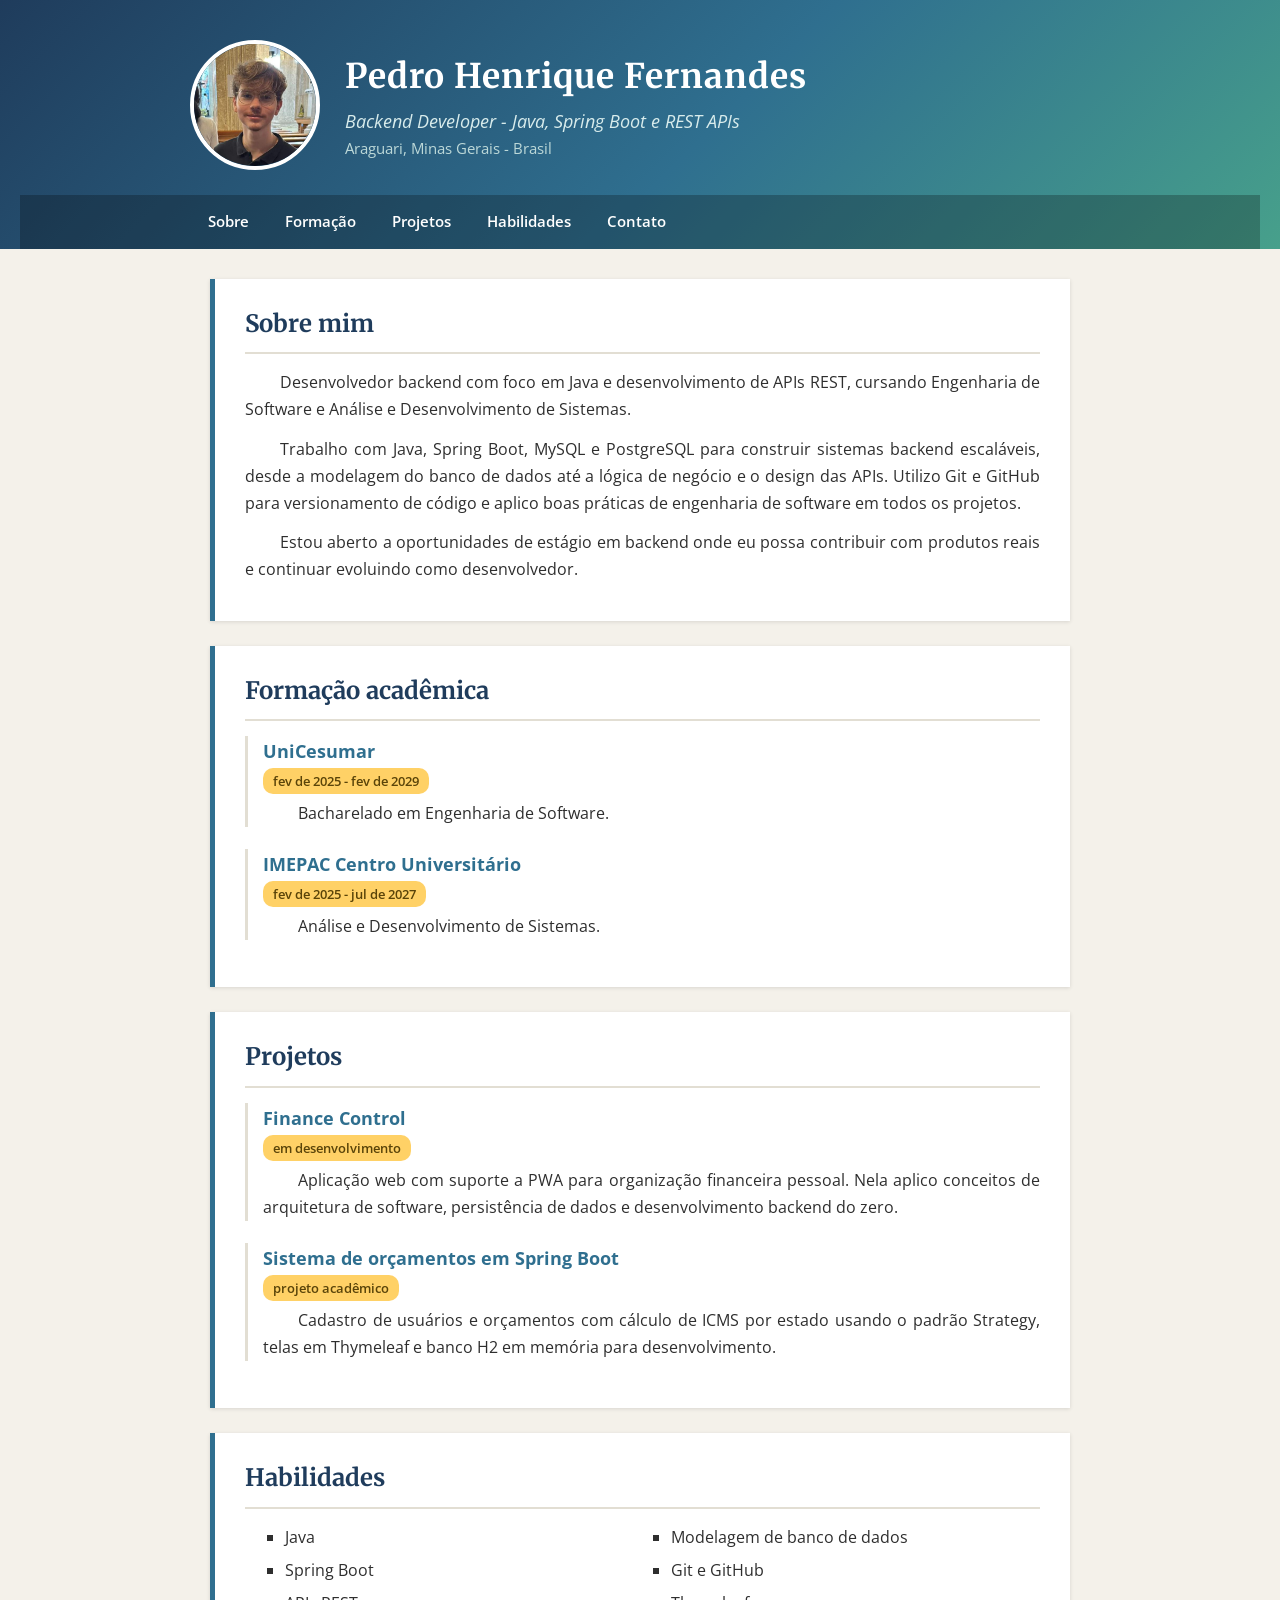
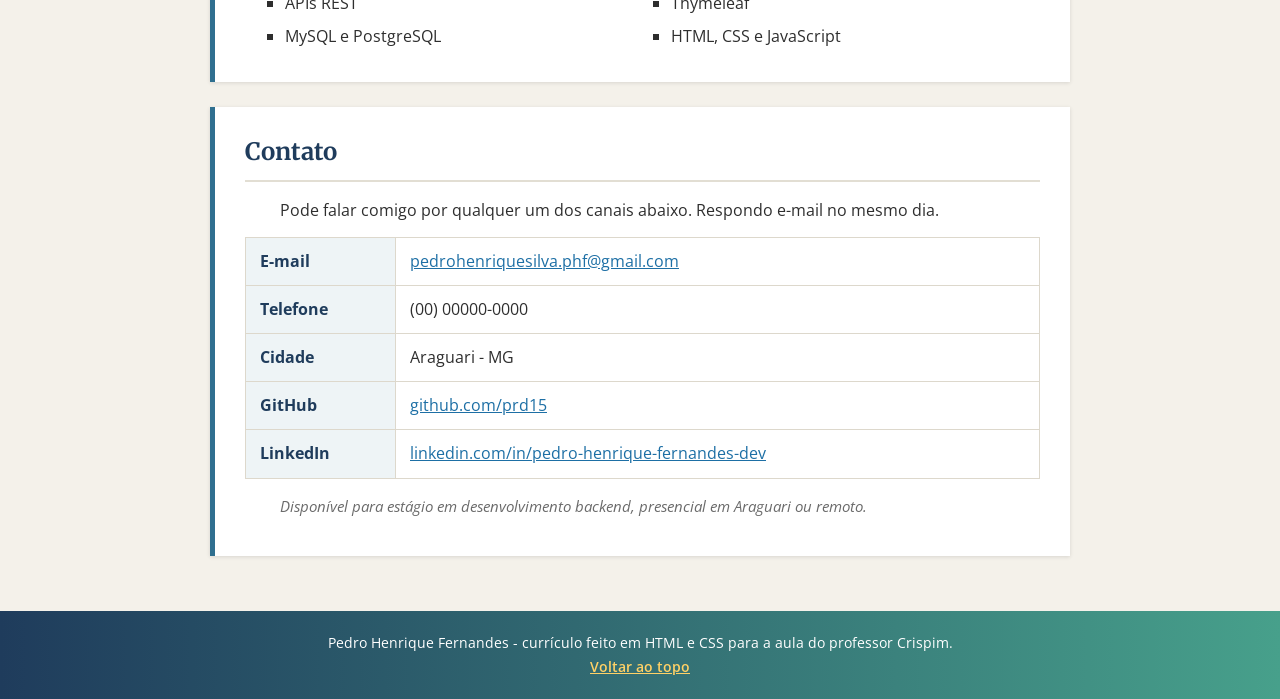
<file: 01-html-curriculo/index.html>
<!DOCTYPE html>
<html lang="pt-BR">

<head>
    <meta charset="UTF-8">
    <meta name="viewport" content="width=device-width, initial-scale=1.0">
    <title>Currículo - Pedro Henrique Fernandes</title>
    <link rel="preconnect" href="https://fonts.googleapis.com">
    <link rel="preconnect" href="https://fonts.gstatic.com" crossorigin>
    <link href="https://fonts.googleapis.com/css2?family=Merriweather:wght@700&family=Open+Sans:wght@400;600&display=swap" rel="stylesheet">
    <link rel="stylesheet" href="css/estilo.css">
</head>

<body>

    <header id="topo">
        <div class="cabecalho-conteudo">
            <img src="img/foto.jpg" alt="Foto de Pedro Henrique Fernandes" class="foto">
            <div>
                <h1>Pedro Henrique Fernandes</h1>
                <p class="cargo">Backend Developer - Java, Spring Boot e REST APIs</p>
                <p class="local">Araguari, Minas Gerais - Brasil</p>
            </div>
        </div>

        <nav>
            <ul>
                <li><a href="#sobre">Sobre</a></li>
                <li><a href="#formacao">Formação</a></li>
                <li><a href="#projetos">Projetos</a></li>
                <li><a href="#habilidades">Habilidades</a></li>
                <li><a href="#contato">Contato</a></li>
            </ul>
        </nav>
    </header>

    <main>

        <section id="sobre">
            <h2>Sobre mim</h2>
            <p>Desenvolvedor backend com foco em Java e desenvolvimento de APIs REST, cursando
                Engenharia de Software e Análise e Desenvolvimento de Sistemas.</p>
            <p>Trabalho com Java, Spring Boot, MySQL e PostgreSQL para construir sistemas backend
                escaláveis, desde a modelagem do banco de dados até a lógica de negócio e o design
                das APIs. Utilizo Git e GitHub para versionamento de código e aplico boas práticas
                de engenharia de software em todos os projetos.</p>
            <p>Estou aberto a oportunidades de estágio em backend onde eu possa contribuir com
                produtos reais e continuar evoluindo como desenvolvedor.</p>
        </section>

        <section id="formacao">
            <h2>Formação acadêmica</h2>

            <article class="item">
                <h3>UniCesumar</h3>
                <span class="periodo">fev de 2025 - fev de 2029</span>
                <p>Bacharelado em Engenharia de Software.</p>
            </article>

            <article class="item">
                <h3>IMEPAC Centro Universitário</h3>
                <span class="periodo">fev de 2025 - jul de 2027</span>
                <p>Análise e Desenvolvimento de Sistemas.</p>
            </article>
        </section>

        <section id="projetos">
            <h2>Projetos</h2>

            <article class="item">
                <h3>Finance Control</h3>
                <span class="periodo">em desenvolvimento</span>
                <p>Aplicação web com suporte a PWA para organização financeira pessoal. Nela aplico
                    conceitos de arquitetura de software, persistência de dados e desenvolvimento
                    backend do zero.</p>
            </article>

            <article class="item">
                <h3>Sistema de orçamentos em Spring Boot</h3>
                <span class="periodo">projeto acadêmico</span>
                <p>Cadastro de usuários e orçamentos com cálculo de ICMS por estado usando o padrão
                    Strategy, telas em Thymeleaf e banco H2 em memória para desenvolvimento.</p>
            </article>
        </section>

        <section id="habilidades">
            <h2>Habilidades</h2>
            <ul class="lista-habilidades">
                <li>Java</li>
                <li>Spring Boot</li>
                <li>APIs REST</li>
                <li>MySQL e PostgreSQL</li>
                <li>Modelagem de banco de dados</li>
                <li>Git e GitHub</li>
                <li>Thymeleaf</li>
                <li>HTML, CSS e JavaScript</li>
            </ul>
        </section>

        <section id="contato">
            <h2>Contato</h2>
            <p>Pode falar comigo por qualquer um dos canais abaixo. Respondo e-mail no mesmo dia.</p>

            <table class="dados-contato">
                <tr>
                    <th>E-mail</th>
                    <td><a href="mailto:pedrohenriquesilva.phf@gmail.com">pedrohenriquesilva.phf@gmail.com</a></td>
                </tr>
                <tr>
                    <th>Telefone</th>
                    <td>(00) 00000-0000</td>
                </tr>
                <tr>
                    <th>Cidade</th>
                    <td>Araguari - MG</td>
                </tr>
                <tr>
                    <th>GitHub</th>
                    <td><a href="https://github.com/prd15" target="_blank" rel="noopener">github.com/prd15</a></td>
                </tr>
                <tr>
                    <th>LinkedIn</th>
                    <td><a href="https://www.linkedin.com/in/pedro-henrique-fernandes-dev/" target="_blank" rel="noopener">linkedin.com/in/pedro-henrique-fernandes-dev</a></td>
                </tr>
            </table>

            <p class="observacao">Disponível para estágio em desenvolvimento backend, presencial em
                Araguari ou remoto.</p>
        </section>

    </main>

    <footer>
        <p>Pedro Henrique Fernandes - currículo feito em HTML e CSS para a aula do professor Crispim.</p>
        <a href="#topo" class="voltar">Voltar ao topo</a>
    </footer>

</body>

</html>
</file>
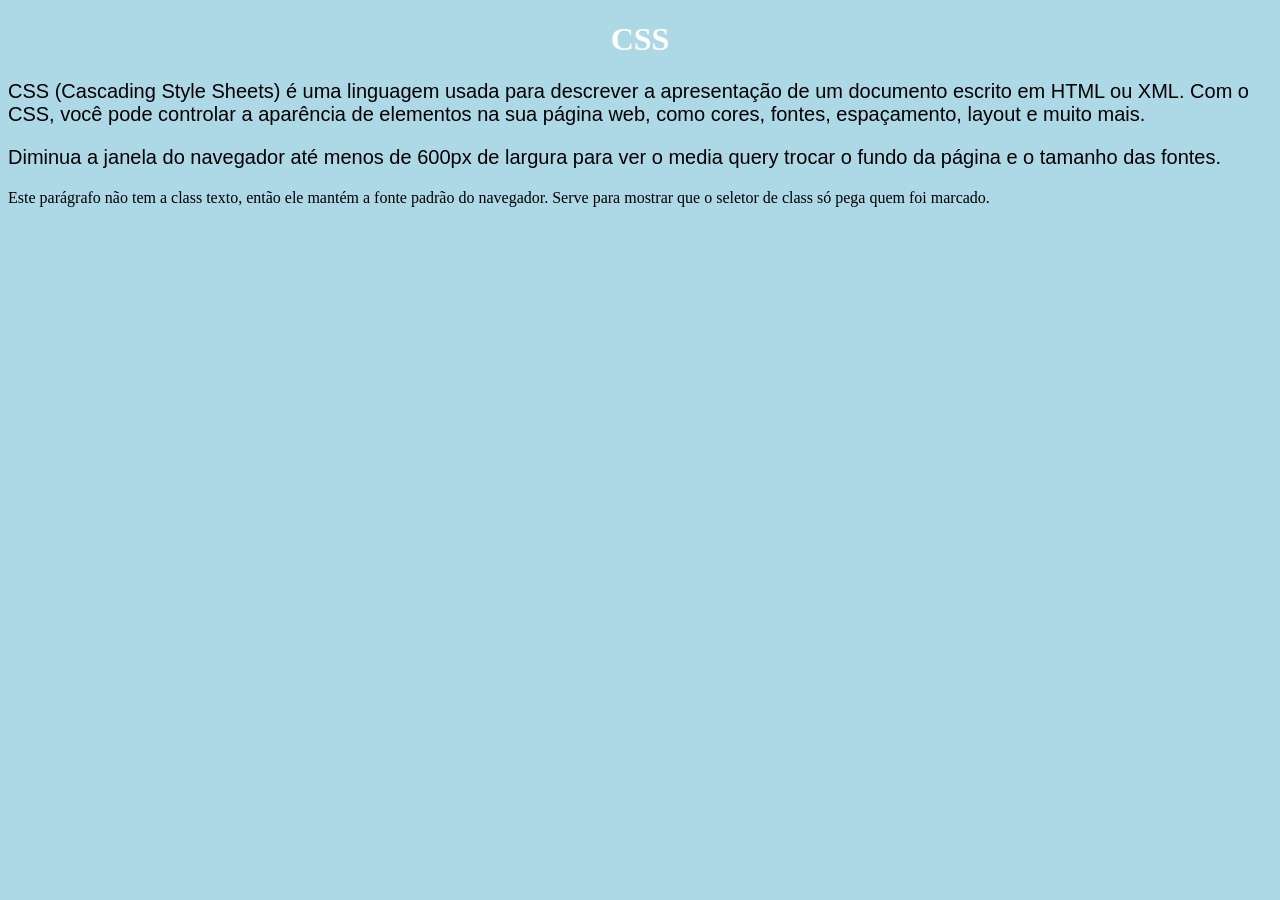
<file: 02-css-testes/index.html>
<!DOCTYPE html>
<html lang="pt-BR">

<head>
    <meta charset="UTF-8">
    <meta name="viewport" content="width=device-width, initial-scale=1.0">
    <link rel="stylesheet" href="style/styles.css">
    <title>CSS em arquivo externo</title>
</head>

<body>
    <h1 id="titulo">CSS</h1>

    <p class="texto">CSS (Cascading Style Sheets) é uma linguagem usada para descrever a apresentação
        de um documento escrito em HTML ou XML. Com o CSS,
        você pode controlar a aparência de elementos na sua página web, como cores, fontes,
        espaçamento, layout e muito mais.
    </p>

    <p class="texto">Diminua a janela do navegador até menos de 600px de largura para ver o media query
        trocar o fundo da página e o tamanho das fontes.
    </p>

    <p>Este parágrafo não tem a class texto, então ele mantém a fonte padrão do navegador.
        Serve para mostrar que o seletor de class só pega quem foi marcado.
    </p>
</body>

</html>
</file>
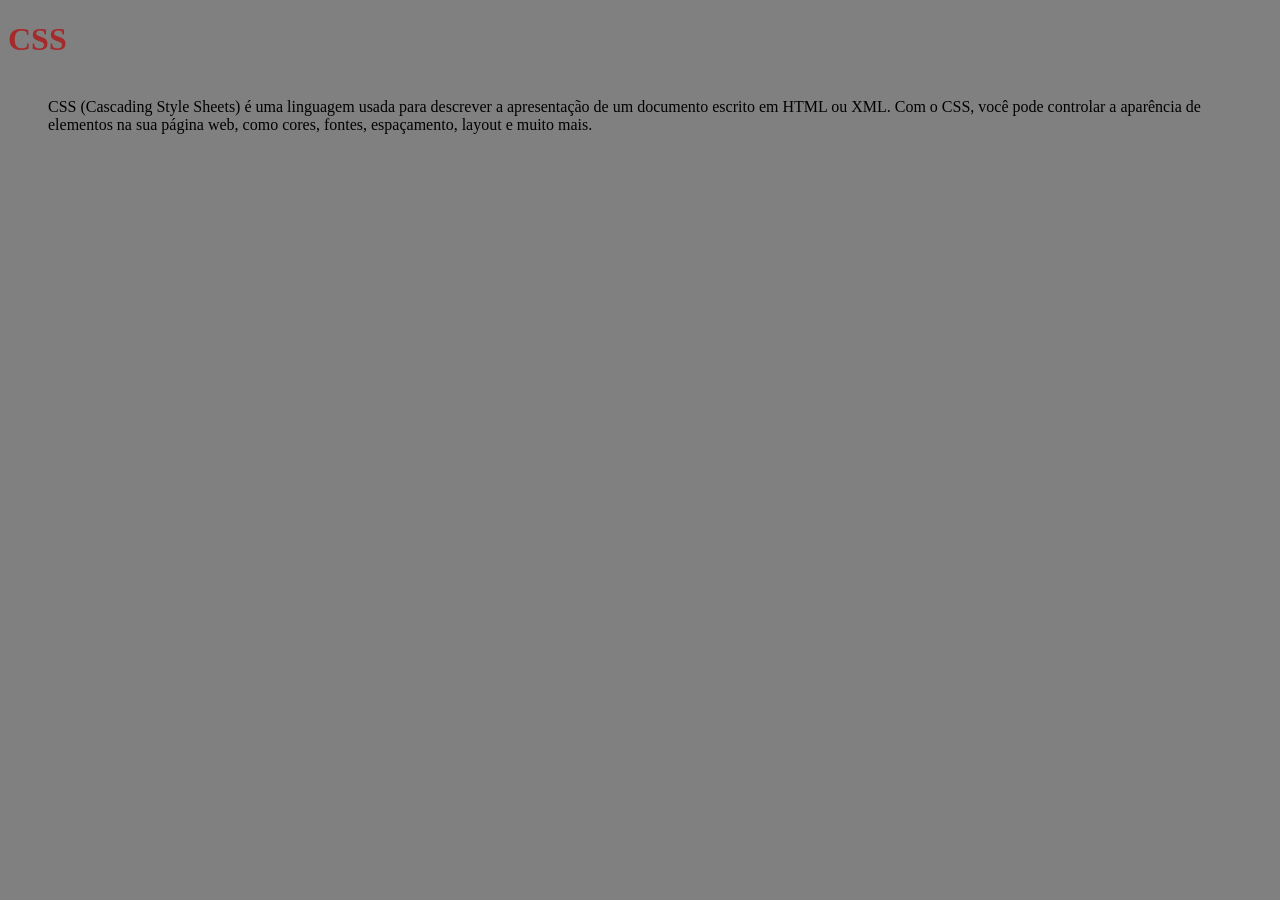
<file: 02-css-testes/01-inline.html>
<!DOCTYPE html>
<html lang="pt-BR">

<head>
    <meta charset="UTF-8">
    <meta name="viewport" content="width=device-width, initial-scale=1.0">
    <title>CSS na tag - inline</title>
</head>

<body style="background-color: gray;">
    <h1 style="color: brown;">CSS</h1>
    <p style="margin: 40px;">CSS (Cascading Style Sheets) é uma linguagem usada para descrever a apresentação
        de um documento escrito em HTML ou XML. Com o CSS,
        você pode controlar a aparência de elementos na sua página web, como cores, fontes,
        espaçamento, layout e muito mais.
    </p>
</body>

</html>
</file>
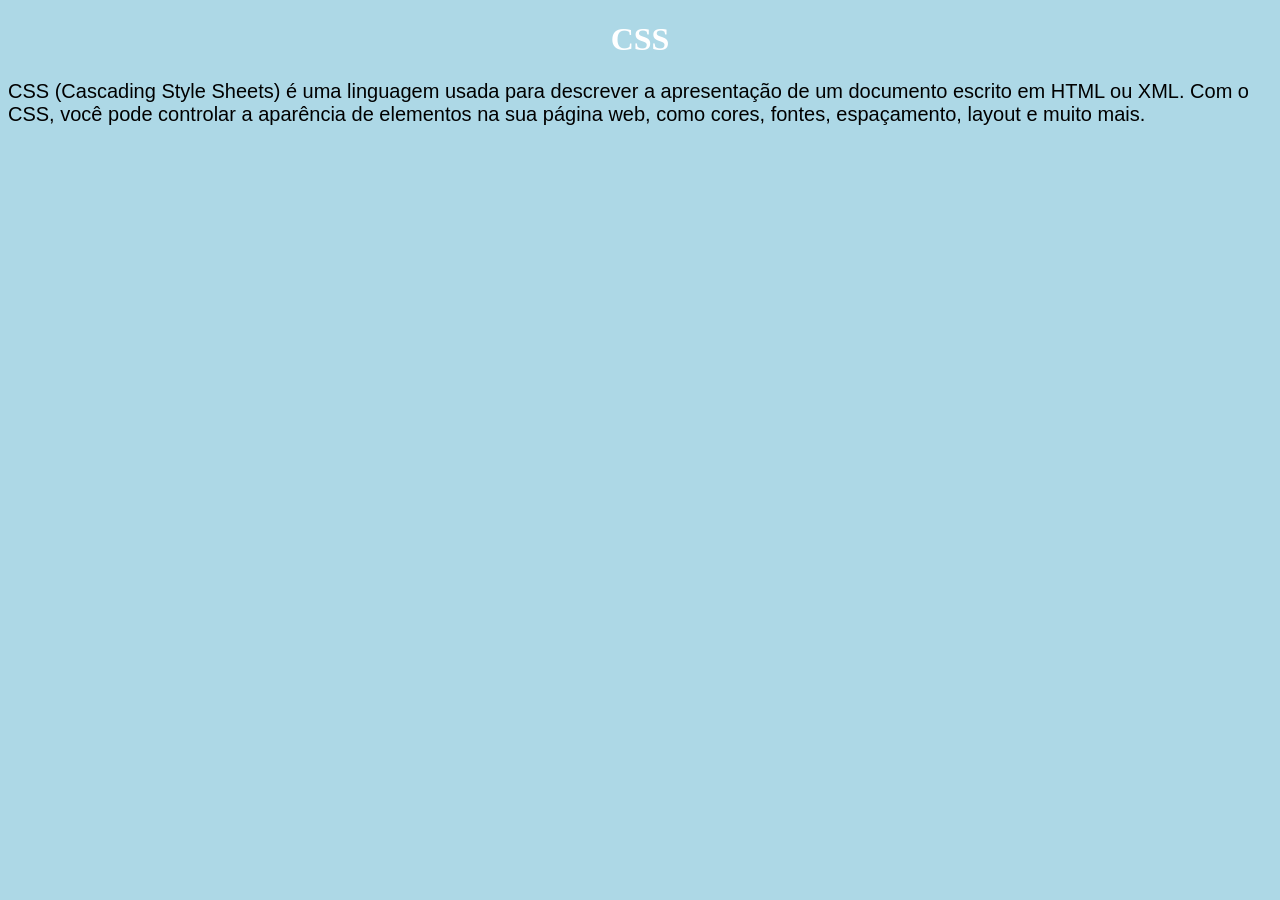
<file: 02-css-testes/02-interno.html>
<!DOCTYPE html>
<html lang="pt-BR">

<head>
    <meta charset="UTF-8">
    <meta name="viewport" content="width=device-width, initial-scale=1.0">
    <title>CSS no head - interno</title>
    <style>
        body {
            background-color: lightblue;
        }

        h1 {
            color: white;
            text-align: center;
        }

        p {
            font-family: Verdana, sans-serif;
            font-size: 20px;
        }
    </style>
</head>

<body>
    <h1>CSS</h1>
    <p>CSS (Cascading Style Sheets) é uma linguagem usada para descrever a apresentação
        de um documento escrito em HTML ou XML. Com o CSS,
        você pode controlar a aparência de elementos na sua página web, como cores, fontes,
        espaçamento, layout e muito mais.
    </p>
</body>

</html>
</file>
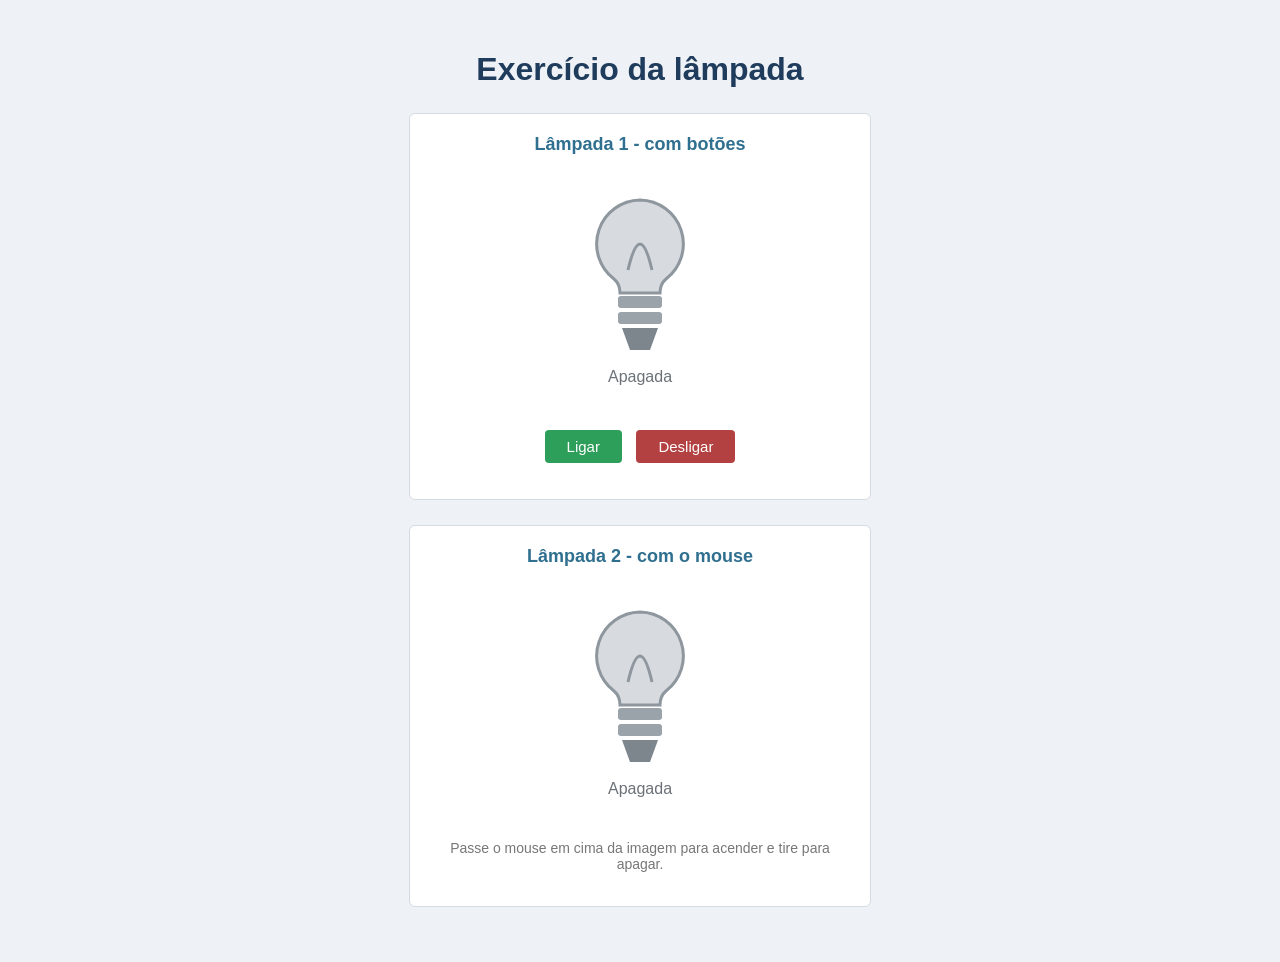
<file: 03-javascript-lampada/lampadaUm.html>
<!DOCTYPE html>
<html lang="pt-BR">

<head>
    <meta charset="UTF-8">
    <meta name="viewport" content="width=device-width, initial-scale=1.0">
    <title>Lâmpada</title>
    <style>
        body {
            font-family: Verdana, sans-serif;
            background-color: #eef1f5;
            color: #333;
            text-align: center;
            margin: 0;
            padding: 30px 15px;
        }

        h1 {
            color: #1f3c5c;
        }

        .bloco {
            background-color: #fff;
            border: 1px solid #d5dbe2;
            border-radius: 6px;
            max-width: 420px;
            margin: 25px auto;
            padding: 20px;
        }

        .bloco h2 {
            font-size: 18px;
            color: #2f6f8f;
            margin-top: 0;
        }

        .bloco img {
            width: 160px;
        }

        button {
            font-family: Verdana, sans-serif;
            font-size: 15px;
            padding: 8px 22px;
            margin: 0 5px;
            border: none;
            border-radius: 4px;
            color: #fff;
            cursor: pointer;
        }

        #ligar {
            background-color: #2e9e5b;
        }

        #desligar {
            background-color: #b34141;
        }

        .dica {
            font-size: 14px;
            color: #777;
        }
    </style>
</head>

<body>

    <h1>Exercício da lâmpada</h1>

    <div class="bloco">
        <h2>Lâmpada 1 - com botões</h2>
        <img id="lampadaBotao" src="img/lampada-apagada.svg" alt="Lâmpada">
        <p>
            <button id="ligar">Ligar</button>
            <button id="desligar">Desligar</button>
        </p>
    </div>

    <div class="bloco">
        <h2>Lâmpada 2 - com o mouse</h2>
        <img id="lampadaMouse" src="img/lampada-apagada.svg" alt="Lâmpada">
        <p class="dica">Passe o mouse em cima da imagem para acender e tire para apagar.</p>
    </div>

    <script>
        var acesa = "img/lampada-acesa.svg";
        var apagada = "img/lampada-apagada.svg";

        // Lâmpada 1 - os dois botões trocam a imagem
        document.getElementById("ligar").addEventListener("click", function () {
            document.getElementById("lampadaBotao").setAttribute("src", acesa);
        });

        document.getElementById("desligar").addEventListener("click", function () {
            document.getElementById("lampadaBotao").setAttribute("src", apagada);
        });

        // Lâmpada 2 - acende no mouseover e apaga no mouseout
        var lampadaMouse = document.getElementById("lampadaMouse");

        lampadaMouse.addEventListener("mouseover", function () {
            lampadaMouse.setAttribute("src", acesa);
        });

        lampadaMouse.addEventListener("mouseout", function () {
            lampadaMouse.setAttribute("src", apagada);
        });
    </script>

</body>

</html>
</file>
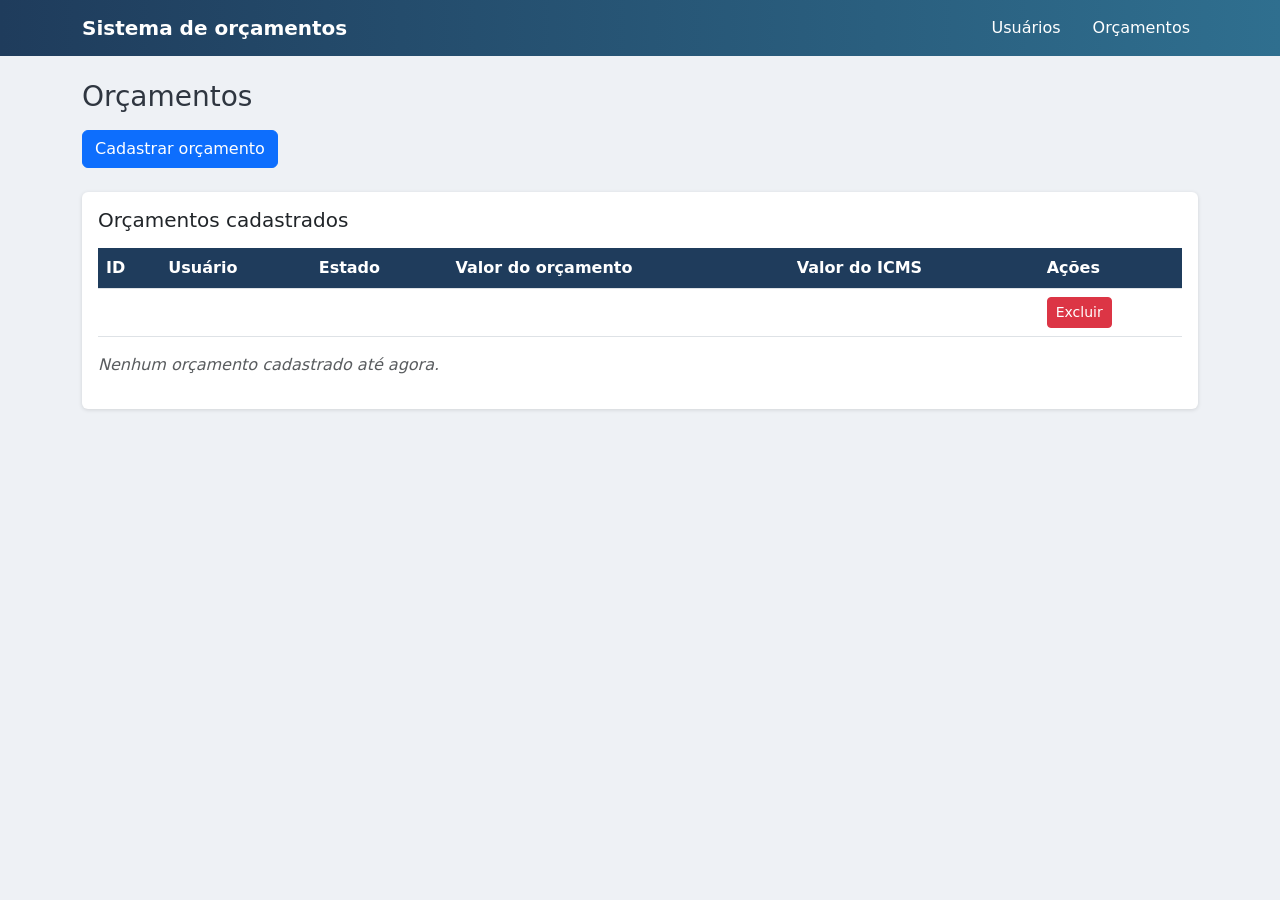
<file: 05-thymeleaf-usuario-orcamento/src/main/resources/templates/orcamentoPage.html>
<!doctype html>
<html lang="pt-BR" xmlns:th="http://www.thymeleaf.org">

<head>
    <meta charset="UTF-8">
    <meta name="viewport" content="width=device-width, initial-scale=1">
    <title>Orçamentos</title>

    <link href="https://cdn.jsdelivr.net/npm/bootstrap@5.3.3/dist/css/bootstrap.min.css" rel="stylesheet">
    <script src="https://cdnjs.cloudflare.com/ajax/libs/jquery/3.6.0/jquery.min.js"></script>

    <script>
        $(document).ready(function () {

            // Parte 1 - pesquisa o usuário pelo nome
            $('#searchUsuarioButton').click(function () {
                var searchTerm = $('#usuarioSearchTerm').val();

                $.get('/usuarios/search', { searchTerm: searchTerm }, function (data) {
                    var results = '';

                    $.each(data, function (index, usuario) {
                        results += '<div class="usuario-result" data-usuario-id="' + usuario.id + '">'
                            + usuario.nomeUsuario + '</div>';
                    });

                    if (results === '') {
                        results = '<div class="text-muted p-2">Nenhum usuário encontrado.</div>';
                    }

                    $('#usuarioSearchResults').html(results);

                    // Parte 2 - ao clicar no nome, guarda o id no input hidden
                    $('.usuario-result').click(function () {
                        var idUsuario = $(this).data('usuario-id');
                        var nomeUsuario = $(this).text();

                        $('#selectedUsuarioName').text('Usuário selecionado: ' + nomeUsuario);
                        $('#idUsuario').val(idUsuario);
                        $('#usuarioSearchResults').empty();
                    });
                });
            });

        });
    </script>

    <style>
        body {
            background-color: #eef1f5;
            color: #2f3640;
        }

        .navbar {
            background: linear-gradient(90deg, #1f3c5c, #2f6f8f);
        }

        .navbar a {
            color: #fff;
        }

        .usuario-result {
            border: 1px solid #ccd3da;
            border-top: none;
            padding: 7px 10px;
            cursor: pointer;
            background-color: #fff;
        }

        .usuario-result:hover {
            background-color: #dbeaf3;
        }

        #selectedUsuarioName {
            margin-top: 8px;
            font-weight: 600;
            color: #1f6f4a;
        }

        .card {
            border: none;
            box-shadow: 0 1px 4px rgba(0, 0, 0, 0.12);
        }

        .table thead th {
            background-color: #1f3c5c;
            color: #fff;
        }
    </style>
</head>

<body>

    <nav class="navbar navbar-expand-lg">
        <div class="container">
            <a class="navbar-brand text-white fw-bold" href="/orcamentos">Sistema de orçamentos</a>
            <ul class="navbar-nav flex-row gap-3">
                <li class="nav-item"><a class="nav-link" href="/usuarios/pesquisa">Usuários</a></li>
                <li class="nav-item"><a class="nav-link" href="/orcamentos">Orçamentos</a></li>
            </ul>
        </div>
    </nav>

    <div class="container mt-4">

        <h1 class="h3 mb-3">Orçamentos</h1>

        <button type="button" class="btn btn-primary mb-4" data-bs-toggle="modal" data-bs-target="#addOrcamentoModal">
            Cadastrar orçamento
        </button>

        <div class="card">
            <div class="card-body">
                <h2 class="h5 mb-3">Orçamentos cadastrados</h2>

                <table class="table align-middle">
                    <thead>
                        <tr>
                            <th>ID</th>
                            <th>Usuário</th>
                            <th>Estado</th>
                            <th>Valor do orçamento</th>
                            <th>Valor do ICMS</th>
                            <th>Ações</th>
                        </tr>
                    </thead>
                    <tbody>
                        <tr th:each="orcamento : ${orcamentos}">
                            <td th:text="${orcamento.id}"></td>
                            <td th:text="${orcamento.usuario != null ? orcamento.usuario.nomeUsuario : 'Sem usuário'}"></td>
                            <td th:text="${orcamento.icmsEstados}"></td>
                            <td th:text="'R$ ' + ${#numbers.formatDecimal(orcamento.valorOrcamento, 1, 'POINT', 2, 'COMMA')}"></td>
                            <td th:text="'R$ ' + ${#numbers.formatDecimal(orcamento.valorICMS, 1, 'POINT', 2, 'COMMA')}"></td>
                            <td>
                                <form th:action="@{/orcamentos/delete/{id}(id=${orcamento.id})}" method="post">
                                    <button type="submit" class="btn btn-sm btn-danger">Excluir</button>
                                </form>
                            </td>
                        </tr>
                    </tbody>
                </table>

                <p class="text-muted fst-italic" th:if="${orcamentos.isEmpty()}">
                    Nenhum orçamento cadastrado até agora.
                </p>
            </div>
        </div>

    </div>

    <!-- Cadastro de orçamento -->
    <div class="modal fade" id="addOrcamentoModal" tabindex="-1" aria-hidden="true" data-bs-backdrop="static">
        <div class="modal-dialog modal-lg">
            <div class="modal-content">
                <form th:action="@{/orcamentos}" th:object="${newOrcamento}" method="post">

                    <div class="modal-header">
                        <h4 class="modal-title">Cadastrar orçamento</h4>
                        <button type="button" class="btn-close" data-bs-dismiss="modal" aria-label="Fechar"></button>
                    </div>

                    <div class="modal-body border-bottom">
                        <label class="form-label fw-semibold">Usuário</label>
                        <div class="row">
                            <div class="col-sm-8">
                                <input type="text" id="usuarioSearchTerm" class="form-control"
                                       placeholder="Digite o nome do usuário">
                                <div id="usuarioSearchResults"></div>
                                <div id="selectedUsuarioName"></div>
                                <!-- O id do usuário escolhido fica guardado aqui e vai junto no post -->
                                <input type="hidden" id="idUsuario" name="idUsuario">
                            </div>
                            <div class="col-sm-4">
                                <button type="button" id="searchUsuarioButton" class="btn btn-outline-primary">
                                    Pesquisar
                                </button>
                            </div>
                        </div>
                    </div>

                    <div class="modal-body">
                        <div class="mb-3">
                            <label class="form-label" for="icmsEstados">Estado do ICMS</label>
                            <select id="icmsEstados" class="form-select" th:field="*{icmsEstados}" required>
                                <option value="">Selecione o estado</option>
                                <option th:each="estado : ${estados}"
                                        th:value="${estado}"
                                        th:text="${estado}"></option>
                            </select>
                        </div>

                        <div class="mb-3">
                            <label class="form-label" for="valorOrcamento">Valor do orçamento</label>
                            <input type="number" step="0.01" min="0" id="valorOrcamento" class="form-control"
                                   th:field="*{valorOrcamento}" required>
                        </div>
                    </div>

                    <div class="modal-footer">
                        <button type="button" class="btn btn-secondary" data-bs-dismiss="modal">Cancelar</button>
                        <button type="submit" class="btn btn-primary">Salvar</button>
                    </div>

                </form>
            </div>
        </div>
    </div>

    <script src="https://cdn.jsdelivr.net/npm/bootstrap@5.3.3/dist/js/bootstrap.bundle.min.js"></script>

</body>

</html>
</file>
<file: 01-html-curriculo/css/estilo.css>
* {
    margin: 0;
    padding: 0;
    box-sizing: border-box;
}

html {
    scroll-behavior: smooth;
}

body {
    font-family: "Open Sans", Verdana, sans-serif;
    font-size: 16px;
    line-height: 1.7;
    color: #2e2e2e;
    background-color: #f4f1ea;
}

/* Cabeçalho com degradê */
header {
    background: linear-gradient(135deg, #1f3c5c 0%, #2f6f8f 55%, #47a08b 100%);
    color: #ffffff;
    padding: 40px 20px 0 20px;
}

.cabecalho-conteudo {
    max-width: 900px;
    margin: 0 auto;
    display: flex;
    align-items: center;
    gap: 25px;
    padding-bottom: 25px;
}

.foto {
    width: 130px;
    height: 130px;
    border-radius: 50%;
    border: 4px solid #ffffff;
    background-color: #ffffff;
    object-fit: cover;
}

header h1 {
    font-family: "Merriweather", Georgia, serif;
    font-size: 34px;
    letter-spacing: 1px;
}

.cargo {
    font-size: 18px;
    color: #d8ecec;
    font-style: italic;
}

.local {
    font-size: 15px;
    color: #bcd8d8;
}

/* Menu */
nav {
    background-color: rgba(0, 0, 0, 0.25);
}

nav ul {
    max-width: 900px;
    margin: 0 auto;
    list-style: none;
    display: flex;
    flex-wrap: wrap;
}

nav a {
    display: block;
    padding: 14px 18px;
    color: #ffffff;
    text-decoration: none;
    font-weight: 600;
    font-size: 15px;
}

nav a:hover {
    background-color: #ffd166;
    color: #1f3c5c;
}

/* Conteúdo */
main {
    max-width: 900px;
    margin: 0 auto;
    padding: 30px 20px;
}

section {
    background-color: #ffffff;
    border-left: 5px solid #2f6f8f;
    padding: 25px 30px;
    margin-bottom: 25px;
    box-shadow: 0 1px 4px rgba(0, 0, 0, 0.12);
}

h2 {
    font-family: "Merriweather", Georgia, serif;
    color: #1f3c5c;
    font-size: 24px;
    margin-bottom: 15px;
    padding-bottom: 8px;
    border-bottom: 2px solid #e2ded3;
}

/* Recuo da primeira linha dos parágrafos */
section p {
    text-indent: 35px;
    text-align: justify;
    margin-bottom: 12px;
}

.item {
    margin-bottom: 22px;
    padding-left: 15px;
    border-left: 3px solid #e2ded3;
}

.item h3 {
    color: #2f6f8f;
    font-size: 18px;
}

.periodo {
    display: inline-block;
    background-color: #ffd166;
    color: #5a4409;
    font-size: 13px;
    font-weight: 600;
    padding: 2px 10px;
    border-radius: 10px;
    margin-bottom: 6px;
}

.lista-habilidades {
    list-style: square;
    padding-left: 40px;
    columns: 2;
}

.lista-habilidades li {
    margin-bottom: 6px;
}

/* Contato */
.dados-contato {
    border-collapse: collapse;
    width: 100%;
    margin-top: 10px;
}

.dados-contato th,
.dados-contato td {
    border: 1px solid #ddd8cc;
    padding: 10px 14px;
    text-align: left;
}

.dados-contato th {
    background-color: #eef4f6;
    color: #1f3c5c;
    width: 150px;
}

.dados-contato a {
    color: #1d6fa5;
}

.dados-contato a:hover {
    color: #c1440e;
    text-decoration: none;
}

.observacao {
    margin-top: 15px;
    font-size: 15px;
    color: #6b6b6b;
    font-style: italic;
}

/* Rodapé */
footer {
    background: linear-gradient(90deg, #1f3c5c, #47a08b);
    color: #ffffff;
    text-align: center;
    padding: 20px;
    font-size: 14px;
}

.voltar {
    color: #ffd166;
    font-weight: 600;
}

/* Telas menores */
@media (max-width: 600px) {
    .cabecalho-conteudo {
        flex-direction: column;
        text-align: center;
    }

    header h1 {
        font-size: 26px;
    }

    nav ul {
        justify-content: center;
    }

    section {
        padding: 18px;
    }

    section p {
        text-indent: 20px;
    }

    .lista-habilidades {
        columns: 1;
    }

    .dados-contato th {
        width: 110px;
    }
}
</file>
<file: 02-css-testes/style/styles.css>
body {
    background-color: lightblue;
}

/* # é seletor de id - o id é único na página */
#titulo {
    color: white;
    text-align: center;
}

/* . é seletor de class - a class pode se repetir */
.texto {
    font-family: Verdana, sans-serif;
    font-size: 20px;
}

/* Media query para telas com largura máxima de 600px */
@media (max-width: 600px) {
    body {
        background-color: lightcoral;
    }

    #titulo {
        font-size: 24px;
    }

    .texto {
        font-size: 10px;
    }
}
</file>
